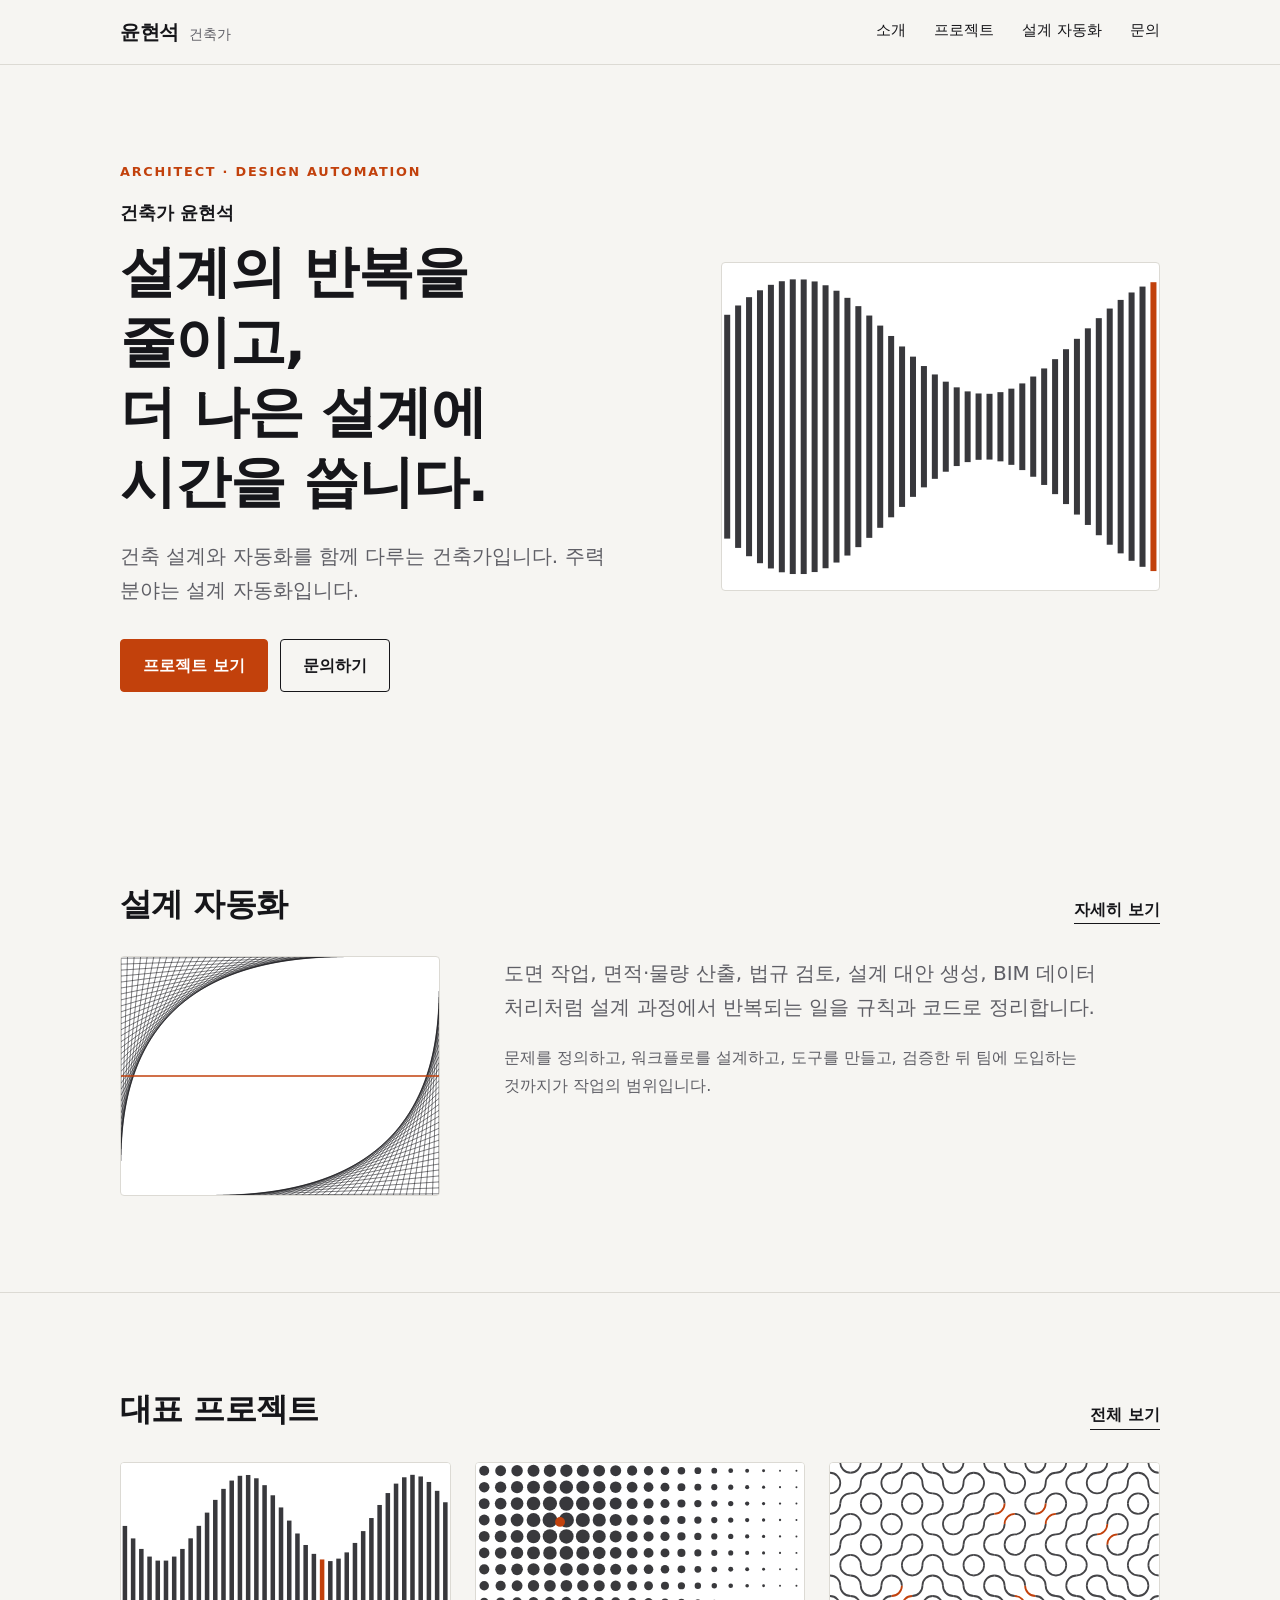
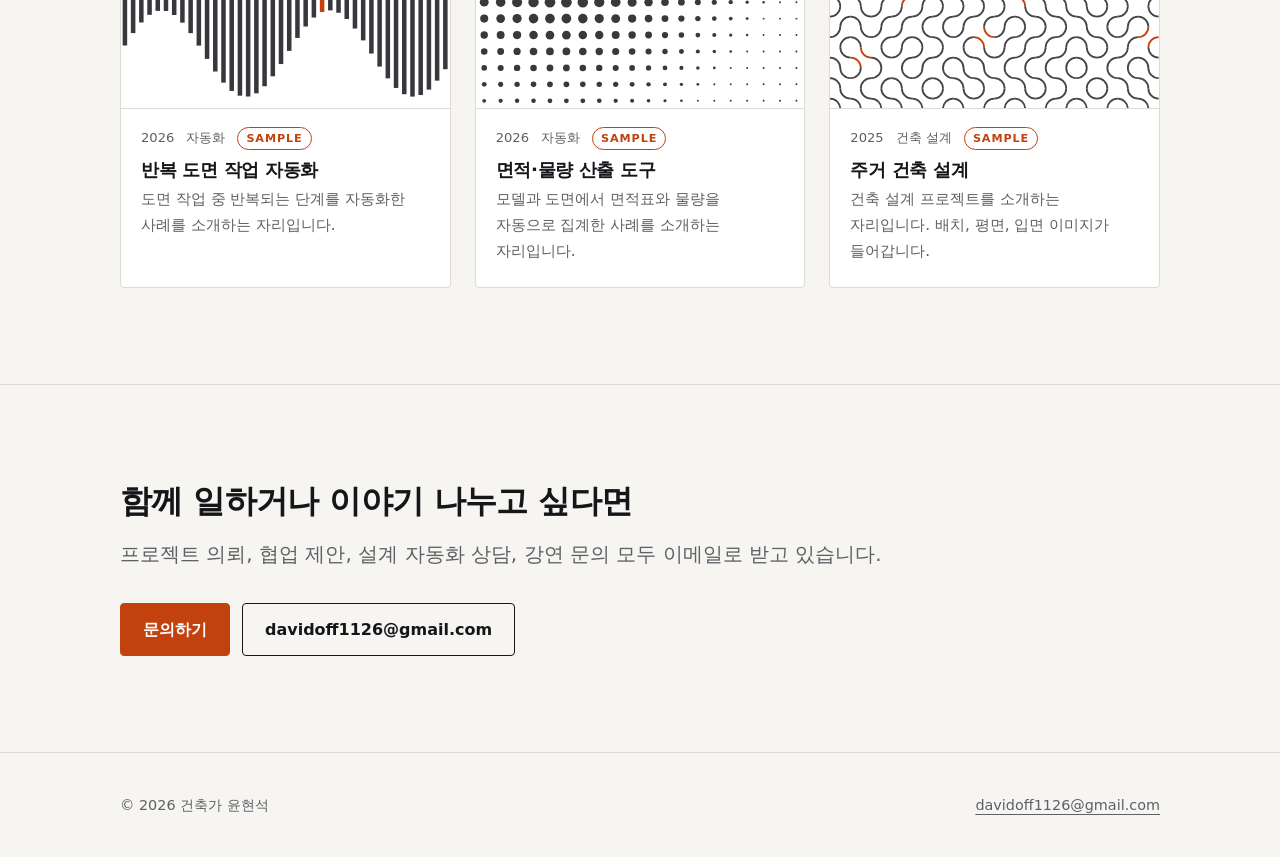
<file: demo/index.html>
<!DOCTYPE html>
<html lang="ko">
<head>
<meta charset="UTF-8">
<meta name="viewport" content="width=device-width, initial-scale=1">
<title>건축가 윤현석 · 설계 자동화</title>
<meta name="description" content="건축 설계와 자동화를 함께 다루는 건축가 윤현석의 포트폴리오. 설계 자동화로 설계의 반복을 줄이고, 더 나은 설계에 시간을 씁니다.">
<meta property="og:type" content="website">
<meta property="og:locale" content="ko_KR">
<meta property="og:title" content="건축가 윤현석 · 설계 자동화">
<meta property="og:description" content="설계 자동화로 설계의 반복을 줄이고, 더 나은 설계에 시간을 씁니다.">
<link rel="icon" href="data:image/svg+xml,%3Csvg xmlns='http://www.w3.org/2000/svg' viewBox='0 0 32 32'%3E%3Crect width='32' height='32' fill='%23c2410c'/%3E%3Cpath d='M16 6 27 26H5z' fill='none' stroke='%23fff' stroke-width='3'/%3E%3C/svg%3E">
<link rel="stylesheet" href="css/style.css">
<script>document.documentElement.classList.add('js');</script>
<script type="application/ld+json">
{"@context":"https://schema.org","@type":"Person","name":"윤현석","jobTitle":"건축가","email":"mailto:davidoff1126@gmail.com","knowsAbout":["설계 자동화","건축 설계"]}
</script>
</head>
<body data-page="home">
<a class="skip-link" href="#main">본문 바로가기</a>

<header class="site-header">
  <div class="container header-inner">
    <a class="brand" href="index.html" aria-label="윤현석 건축가 홈">
      <span class="brand-name">윤현석</span><span class="brand-role">건축가</span>
    </a>
    <button class="nav-toggle" type="button" aria-expanded="false" aria-controls="site-nav">
      <span class="sr-only">메뉴</span><span class="bars" aria-hidden="true"></span>
    </button>
    <nav id="site-nav" class="nav" aria-label="주 메뉴">
      <a href="about.html">소개</a>
      <a href="work.html">프로젝트</a>
      <a href="expertise.html">설계 자동화</a>
      <a href="contact.html">문의</a>
    </nav>
  </div>
</header>

<main id="main">
  <section class="hero">
    <div class="container hero-grid">
      <div>
        <p class="eyebrow">Architect · Design Automation</p>
        <p class="hero-name">건축가 윤현석</p>
        <h1>설계의 반복을 줄이고,<br>더 나은 설계에<br>시간을 씁니다.</h1>
        <p class="lede">건축 설계와 자동화를 함께 다루는 건축가입니다. 주력 분야는 설계 자동화입니다.</p>
        <div class="actions">
          <a class="btn btn--primary" href="work.html">프로젝트 보기</a>
          <a class="btn" href="contact.html">문의하기</a>
        </div>
      </div>
      <div class="art" data-seed="7" data-kind="louver" role="img" aria-label="파라메트릭 루버 패턴 이미지"></div>
    </div>
  </section>

  <section class="section">
    <div class="container">
      <div class="section-head">
        <h2>설계 자동화</h2>
        <a class="link-more" href="expertise.html">자세히 보기</a>
      </div>
      <div class="split">
        <div class="art" data-seed="19" data-kind="strings" role="img" aria-label="스트링 아트 패턴 이미지"></div>
        <div class="prose">
          <p class="lede">도면 작업, 면적·물량 산출, 법규 검토, 설계 대안 생성, BIM 데이터 처리처럼 설계 과정에서 반복되는 일을 규칙과 코드로 정리합니다.</p>
          <p class="muted">문제를 정의하고, 워크플로를 설계하고, 도구를 만들고, 검증한 뒤 팀에 도입하는 것까지가 작업의 범위입니다.</p>
        </div>
      </div>
    </div>
  </section>

  <section class="section">
    <div class="container">
      <div class="section-head">
        <h2>대표 프로젝트</h2>
        <a class="link-more" href="work.html">전체 보기</a>
      </div>
      <ul class="cards" id="featured">
        <li class="empty"><noscript>프로젝트를 보려면 JavaScript가 필요합니다. </noscript><a href="work.html">프로젝트 목록으로 이동</a></li>
      </ul>
    </div>
  </section>

  <section class="section">
    <div class="container">
      <h2>함께 일하거나 이야기 나누고 싶다면</h2>
      <p class="lede">프로젝트 의뢰, 협업 제안, 설계 자동화 상담, 강연 문의 모두 이메일로 받고 있습니다.</p>
      <div class="actions">
        <a class="btn btn--primary" href="contact.html">문의하기</a>
        <a class="btn" href="mailto:davidoff1126@gmail.com">davidoff1126@gmail.com</a>
      </div>
    </div>
  </section>
</main>

<footer class="site-footer">
  <div class="container footer-inner">
    <span>© <span id="year">2026</span> 건축가 윤현석</span>
    <a href="mailto:davidoff1126@gmail.com">davidoff1126@gmail.com</a>
  </div>
</footer>

<script src="js/data.js"></script>
<script src="js/art.js"></script>
<script src="js/main.js"></script>
</body>
</html>
</file>
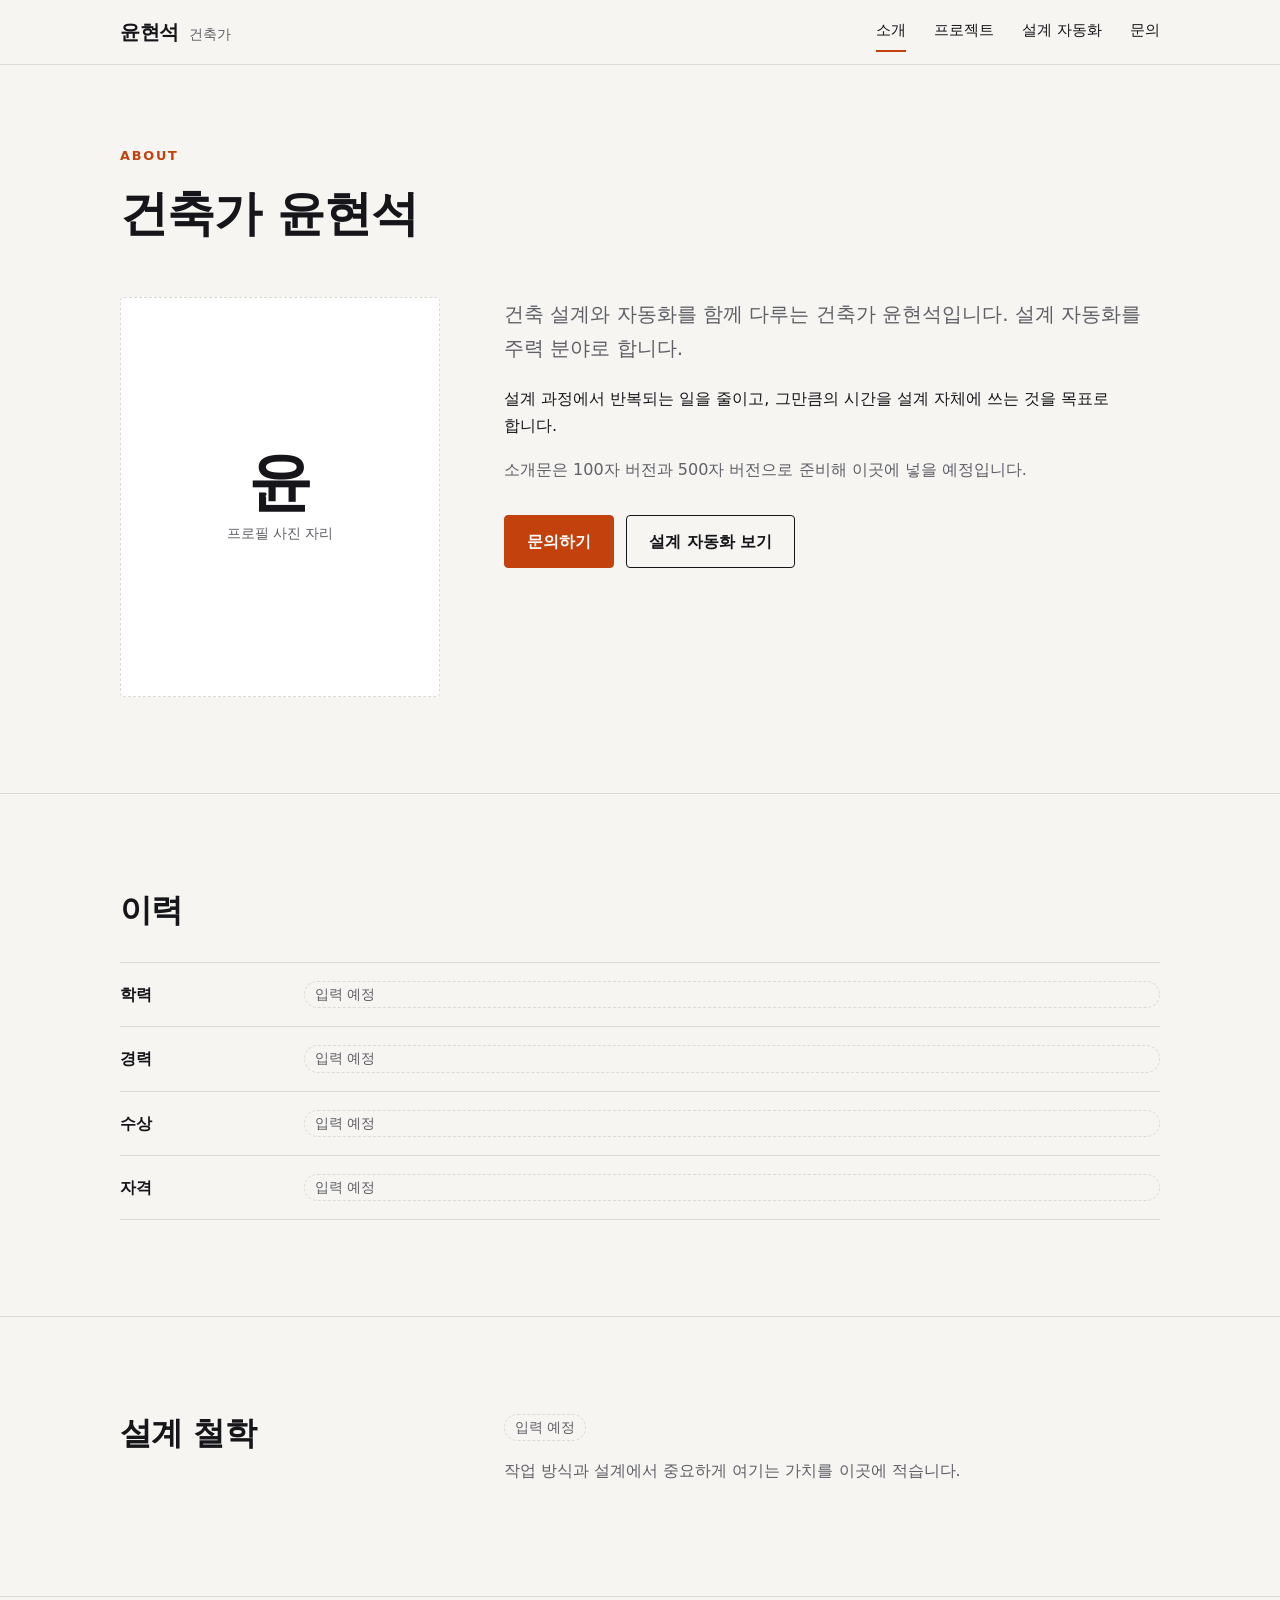
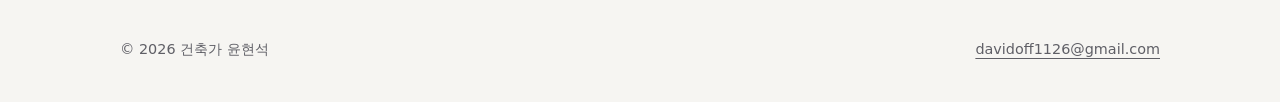
<file: demo/about.html>
<!DOCTYPE html>
<html lang="ko">
<head>
<meta charset="UTF-8">
<meta name="viewport" content="width=device-width, initial-scale=1">
<title>소개 · 건축가 윤현석</title>
<meta name="description" content="건축가 윤현석을 소개합니다. 건축 설계와 자동화를 함께 다루며 설계 자동화를 주력 분야로 합니다.">
<meta property="og:type" content="profile">
<meta property="og:locale" content="ko_KR">
<meta property="og:title" content="소개 · 건축가 윤현석">
<meta property="og:description" content="건축 설계와 자동화를 함께 다루는 건축가 윤현석">
<link rel="icon" href="data:image/svg+xml,%3Csvg xmlns='http://www.w3.org/2000/svg' viewBox='0 0 32 32'%3E%3Crect width='32' height='32' fill='%23c2410c'/%3E%3Cpath d='M16 6 27 26H5z' fill='none' stroke='%23fff' stroke-width='3'/%3E%3C/svg%3E">
<link rel="stylesheet" href="css/style.css">
<script>document.documentElement.classList.add('js');</script>
</head>
<body data-page="about">
<a class="skip-link" href="#main">본문 바로가기</a>

<header class="site-header">
  <div class="container header-inner">
    <a class="brand" href="index.html" aria-label="윤현석 건축가 홈">
      <span class="brand-name">윤현석</span><span class="brand-role">건축가</span>
    </a>
    <button class="nav-toggle" type="button" aria-expanded="false" aria-controls="site-nav">
      <span class="sr-only">메뉴</span><span class="bars" aria-hidden="true"></span>
    </button>
    <nav id="site-nav" class="nav" aria-label="주 메뉴">
      <a href="about.html" aria-current="page">소개</a>
      <a href="work.html">프로젝트</a>
      <a href="expertise.html">설계 자동화</a>
      <a href="contact.html">문의</a>
    </nav>
  </div>
</header>

<main id="main">
  <div class="container page-head">
    <p class="eyebrow">About</p>
    <h1>건축가 윤현석</h1>
  </div>

  <section class="section" style="border-top:0;padding-top:0">
    <div class="container split">
      <div class="portrait" role="img" aria-label="프로필 사진 자리">
        <strong>윤</strong>
        <span>프로필 사진 자리</span>
      </div>
      <div class="prose">
        <p class="lede">건축 설계와 자동화를 함께 다루는 건축가 윤현석입니다. 설계 자동화를 주력 분야로 합니다.</p>
        <p>설계 과정에서 반복되는 일을 줄이고, 그만큼의 시간을 설계 자체에 쓰는 것을 목표로 합니다.</p>
        <p class="muted">소개문은 100자 버전과 500자 버전으로 준비해 이곳에 넣을 예정입니다.</p>
        <div class="actions">
          <a class="btn btn--primary" href="contact.html">문의하기</a>
          <a class="btn" href="expertise.html">설계 자동화 보기</a>
        </div>
      </div>
    </div>
  </section>

  <section class="section">
    <div class="container">
      <div class="section-head"><h2>이력</h2></div>
      <ul class="timeline">
        <li><span class="label">학력</span><span class="todo">입력 예정</span></li>
        <li><span class="label">경력</span><span class="todo">입력 예정</span></li>
        <li><span class="label">수상</span><span class="todo">입력 예정</span></li>
        <li><span class="label">자격</span><span class="todo">입력 예정</span></li>
      </ul>
    </div>
  </section>

  <section class="section">
    <div class="container split">
      <h2>설계 철학</h2>
      <div class="prose">
        <p class="muted"><span class="todo">입력 예정</span></p>
        <p class="muted">작업 방식과 설계에서 중요하게 여기는 가치를 이곳에 적습니다.</p>
      </div>
    </div>
  </section>
</main>

<footer class="site-footer">
  <div class="container footer-inner">
    <span>© <span id="year">2026</span> 건축가 윤현석</span>
    <a href="mailto:davidoff1126@gmail.com">davidoff1126@gmail.com</a>
  </div>
</footer>

<script src="js/data.js"></script>
<script src="js/art.js"></script>
<script src="js/main.js"></script>
</body>
</html>
</file>
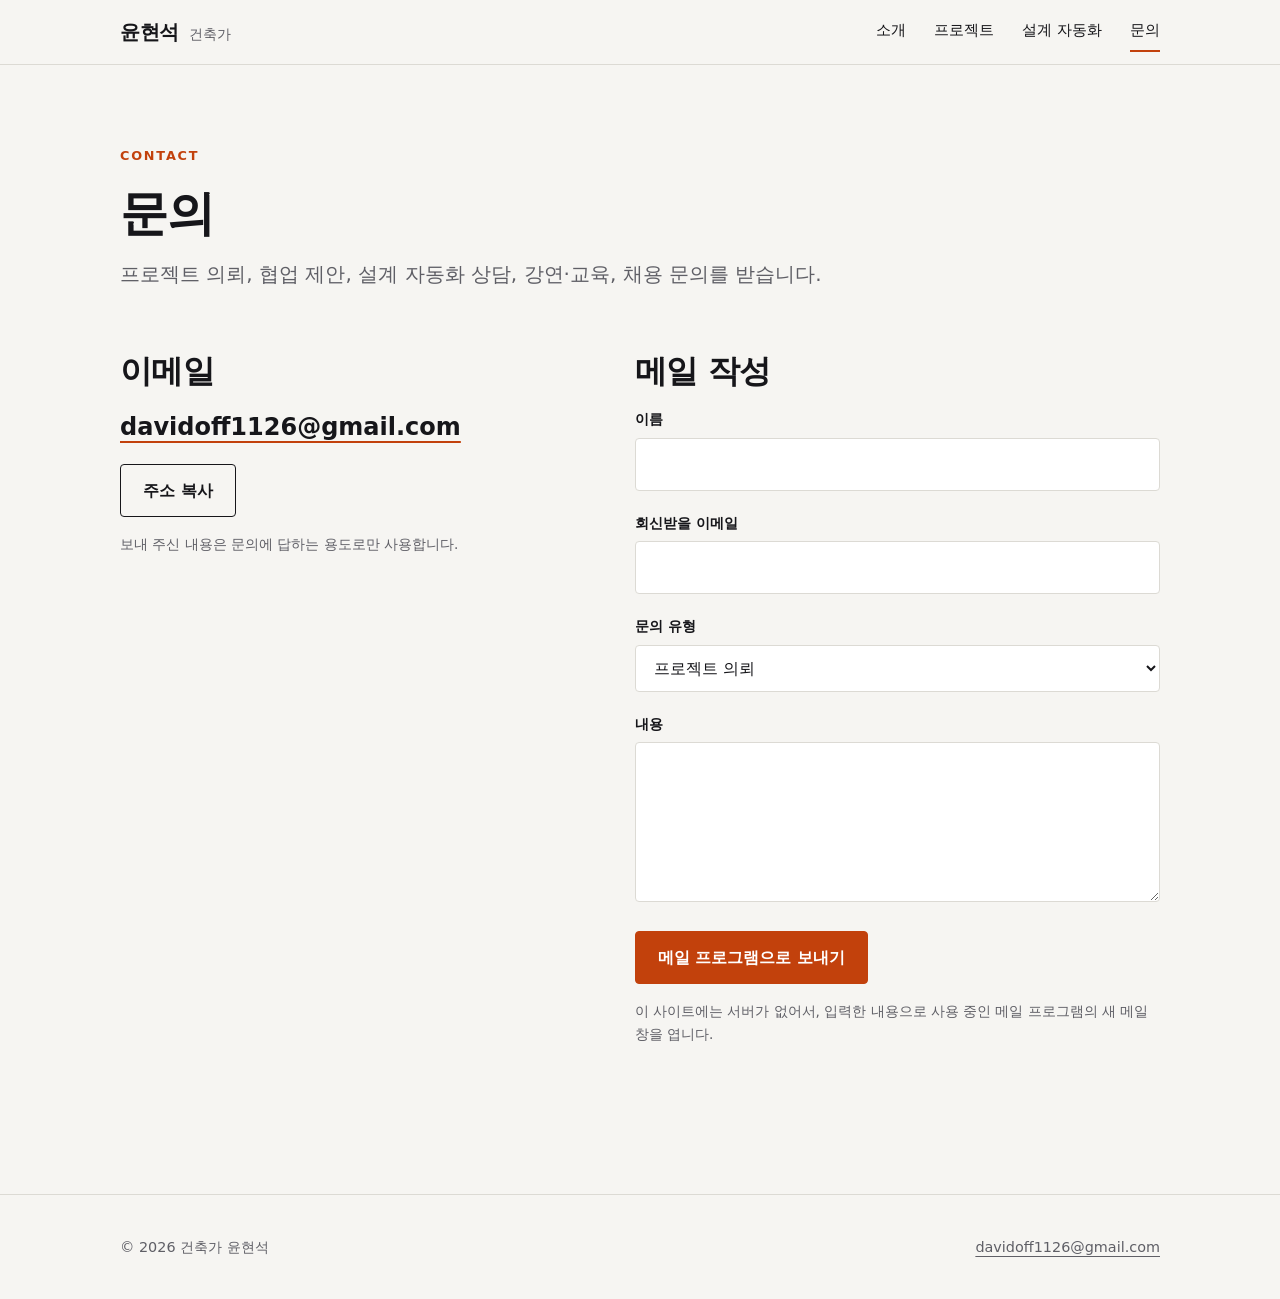
<file: demo/contact.html>
<!DOCTYPE html>
<html lang="ko">
<head>
<meta charset="UTF-8">
<meta name="viewport" content="width=device-width, initial-scale=1">
<title>문의 · 건축가 윤현석</title>
<meta name="description" content="건축가 윤현석에게 프로젝트 의뢰, 협업, 설계 자동화 상담, 강연을 문의하세요. davidoff1126@gmail.com">
<meta property="og:type" content="website">
<meta property="og:locale" content="ko_KR">
<meta property="og:title" content="문의 · 건축가 윤현석">
<meta property="og:description" content="프로젝트 의뢰, 협업, 설계 자동화 상담, 강연 문의">
<link rel="icon" href="data:image/svg+xml,%3Csvg xmlns='http://www.w3.org/2000/svg' viewBox='0 0 32 32'%3E%3Crect width='32' height='32' fill='%23c2410c'/%3E%3Cpath d='M16 6 27 26H5z' fill='none' stroke='%23fff' stroke-width='3'/%3E%3C/svg%3E">
<link rel="stylesheet" href="css/style.css">
<script>document.documentElement.classList.add('js');</script>
</head>
<body data-page="contact">
<a class="skip-link" href="#main">본문 바로가기</a>

<header class="site-header">
  <div class="container header-inner">
    <a class="brand" href="index.html" aria-label="윤현석 건축가 홈">
      <span class="brand-name">윤현석</span><span class="brand-role">건축가</span>
    </a>
    <button class="nav-toggle" type="button" aria-expanded="false" aria-controls="site-nav">
      <span class="sr-only">메뉴</span><span class="bars" aria-hidden="true"></span>
    </button>
    <nav id="site-nav" class="nav" aria-label="주 메뉴">
      <a href="about.html">소개</a>
      <a href="work.html">프로젝트</a>
      <a href="expertise.html">설계 자동화</a>
      <a href="contact.html" aria-current="page">문의</a>
    </nav>
  </div>
</header>

<main id="main">
  <div class="container page-head">
    <p class="eyebrow">Contact</p>
    <h1>문의</h1>
    <p class="lede">프로젝트 의뢰, 협업 제안, 설계 자동화 상담, 강연·교육, 채용 문의를 받습니다.</p>
  </div>

  <section class="section" style="border-top:0;padding-top:0">
    <div class="container contact-grid">
      <div>
        <h2>이메일</h2>
        <a class="email-big" href="mailto:davidoff1126@gmail.com">davidoff1126@gmail.com</a>
        <button class="btn" type="button" id="copy-email">주소 복사</button>
        <p class="form-note">보내 주신 내용은 문의에 답하는 용도로만 사용합니다.</p>
      </div>

      <form id="contact-form">
        <h2>메일 작성</h2>
        <div class="field">
          <label for="f-name">이름</label>
          <input id="f-name" name="name" type="text" autocomplete="name" required>
        </div>
        <div class="field">
          <label for="f-email">회신받을 이메일</label>
          <input id="f-email" name="email" type="email" autocomplete="email" required>
        </div>
        <div class="field">
          <label for="f-type">문의 유형</label>
          <select id="f-type" name="type">
            <option>프로젝트 의뢰</option>
            <option>협업 제안</option>
            <option>설계 자동화 상담</option>
            <option>강연·교육</option>
            <option>채용</option>
            <option>기타</option>
          </select>
        </div>
        <div class="field">
          <label for="f-message">내용</label>
          <textarea id="f-message" name="message" required></textarea>
        </div>
        <button class="btn btn--primary" type="submit">메일 프로그램으로 보내기</button>
        <p class="form-note">이 사이트에는 서버가 없어서, 입력한 내용으로 사용 중인 메일 프로그램의 새 메일 창을 엽니다.</p>
        <p class="status" id="form-status" role="status"></p>
      </form>
    </div>
  </section>
</main>

<footer class="site-footer">
  <div class="container footer-inner">
    <span>© <span id="year">2026</span> 건축가 윤현석</span>
    <a href="mailto:davidoff1126@gmail.com">davidoff1126@gmail.com</a>
  </div>
</footer>

<script src="js/data.js"></script>
<script src="js/art.js"></script>
<script src="js/main.js"></script>
</body>
</html>
</file>
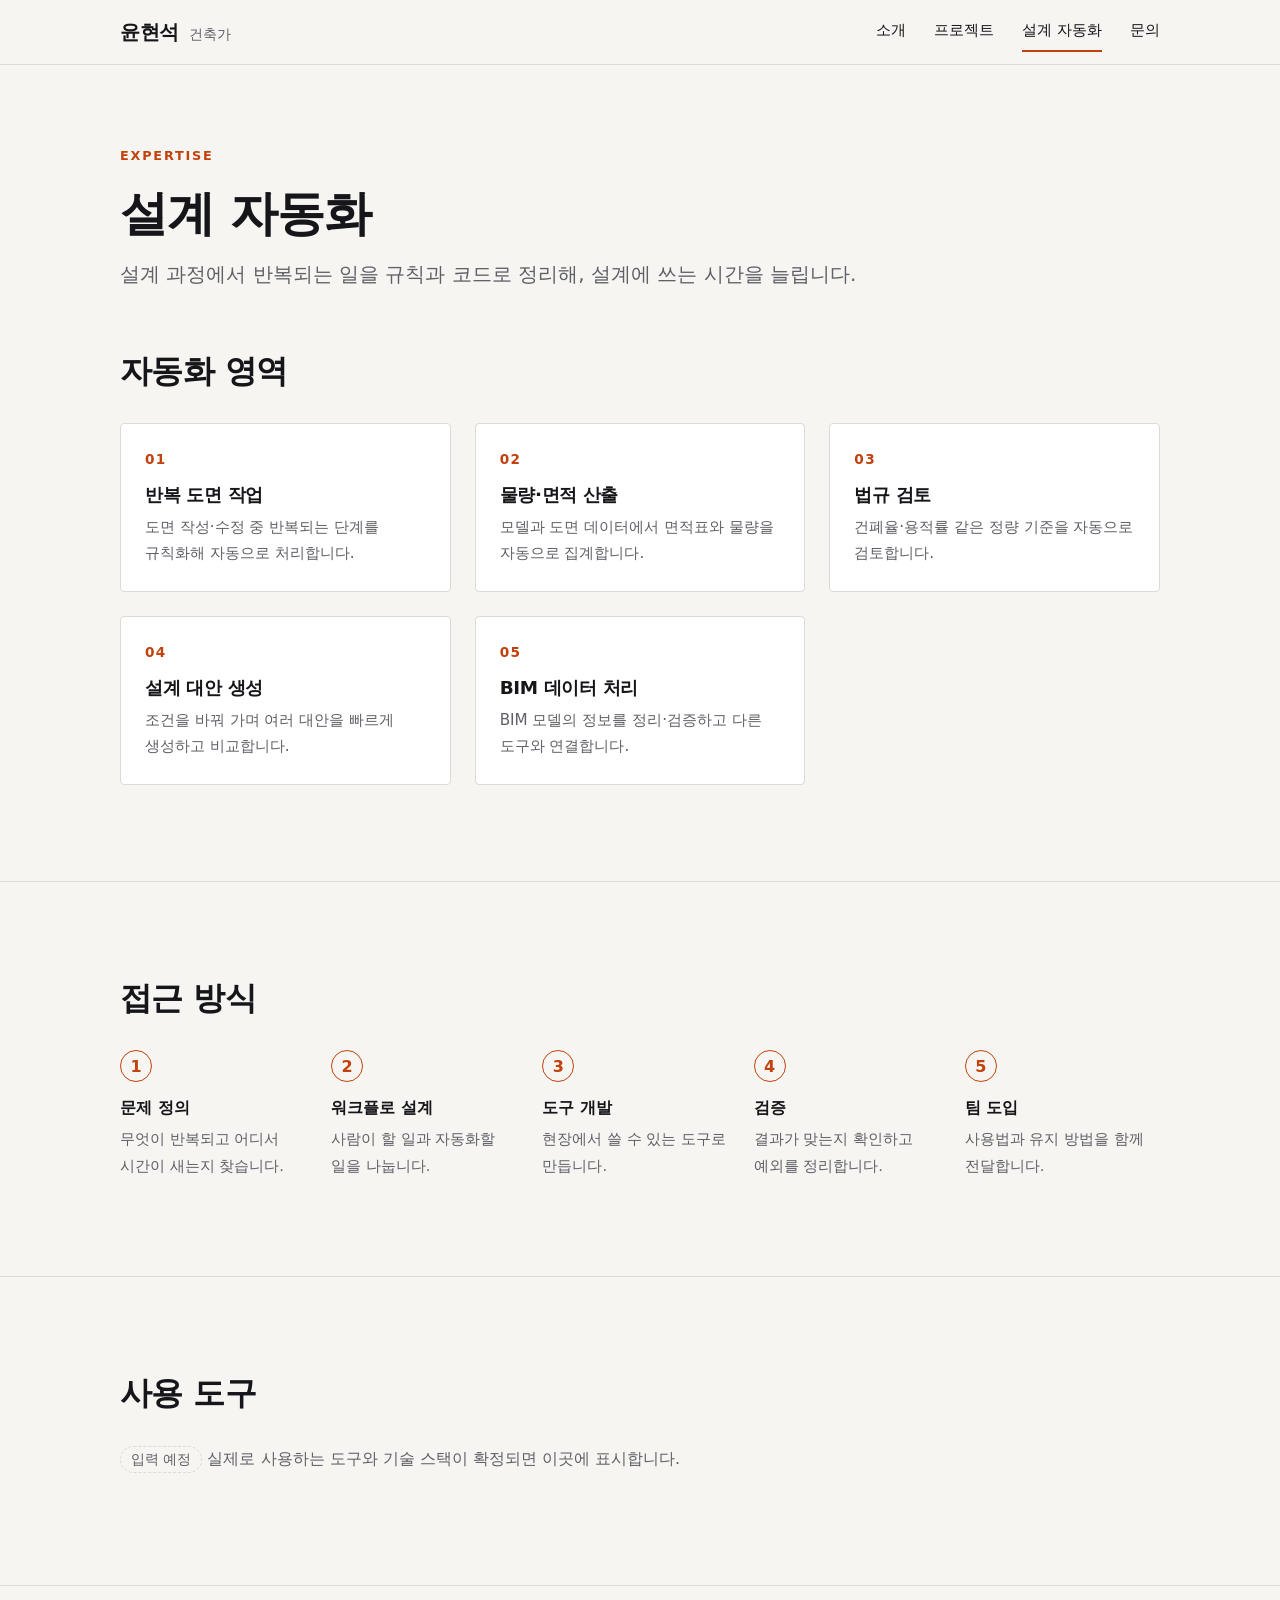
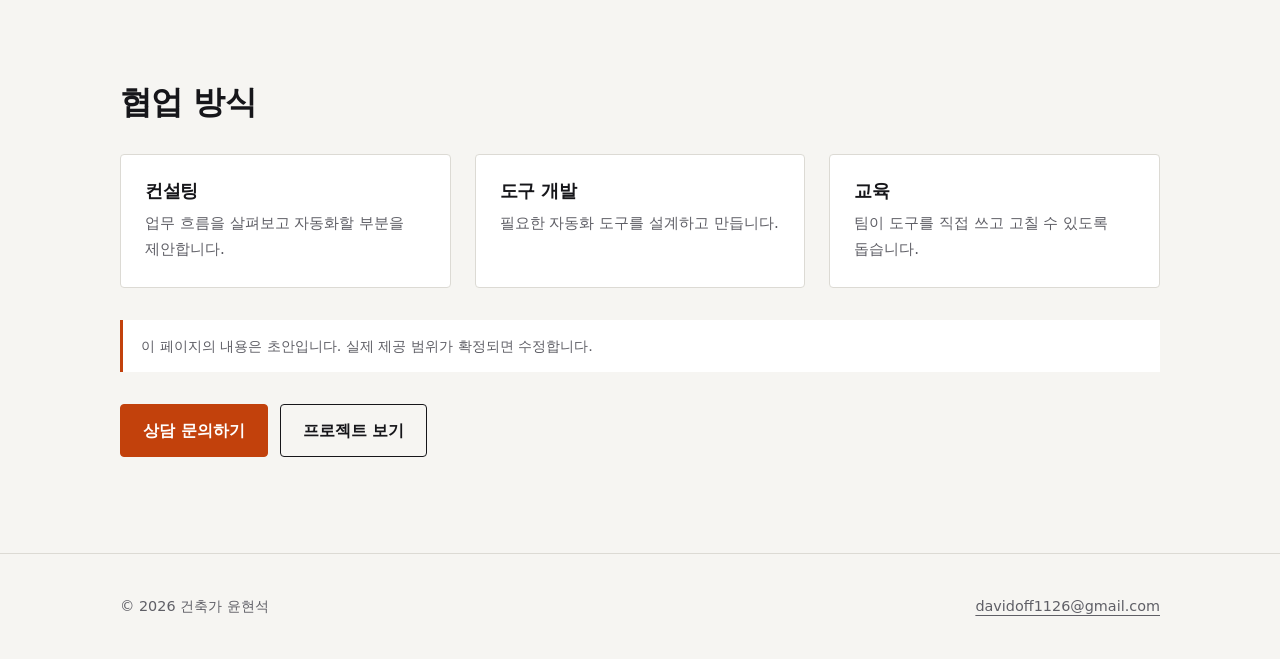
<file: demo/expertise.html>
<!DOCTYPE html>
<html lang="ko">
<head>
<meta charset="UTF-8">
<meta name="viewport" content="width=device-width, initial-scale=1">
<title>설계 자동화 · 건축가 윤현석</title>
<meta name="description" content="도면 작업, 면적·물량 산출, 법규 검토, 설계 대안 생성, BIM 데이터 처리 등 설계 자동화 영역과 작업 방식을 소개합니다.">
<meta property="og:type" content="website">
<meta property="og:locale" content="ko_KR">
<meta property="og:title" content="설계 자동화 · 건축가 윤현석">
<meta property="og:description" content="설계의 반복을 줄이는 설계 자동화 영역과 작업 방식">
<link rel="icon" href="data:image/svg+xml,%3Csvg xmlns='http://www.w3.org/2000/svg' viewBox='0 0 32 32'%3E%3Crect width='32' height='32' fill='%23c2410c'/%3E%3Cpath d='M16 6 27 26H5z' fill='none' stroke='%23fff' stroke-width='3'/%3E%3C/svg%3E">
<link rel="stylesheet" href="css/style.css">
<script>document.documentElement.classList.add('js');</script>
</head>
<body data-page="expertise">
<a class="skip-link" href="#main">본문 바로가기</a>

<header class="site-header">
  <div class="container header-inner">
    <a class="brand" href="index.html" aria-label="윤현석 건축가 홈">
      <span class="brand-name">윤현석</span><span class="brand-role">건축가</span>
    </a>
    <button class="nav-toggle" type="button" aria-expanded="false" aria-controls="site-nav">
      <span class="sr-only">메뉴</span><span class="bars" aria-hidden="true"></span>
    </button>
    <nav id="site-nav" class="nav" aria-label="주 메뉴">
      <a href="about.html">소개</a>
      <a href="work.html">프로젝트</a>
      <a href="expertise.html" aria-current="page">설계 자동화</a>
      <a href="contact.html">문의</a>
    </nav>
  </div>
</header>

<main id="main">
  <div class="container page-head">
    <p class="eyebrow">Expertise</p>
    <h1>설계 자동화</h1>
    <p class="lede">설계 과정에서 반복되는 일을 규칙과 코드로 정리해, 설계에 쓰는 시간을 늘립니다.</p>
  </div>

  <section class="section" style="border-top:0;padding-top:0">
    <div class="container">
      <div class="section-head"><h2>자동화 영역</h2></div>
      <ul class="grid-2">
        <li class="tile"><span class="num">01</span><h3>반복 도면 작업</h3><p>도면 작성·수정 중 반복되는 단계를 규칙화해 자동으로 처리합니다.</p></li>
        <li class="tile"><span class="num">02</span><h3>물량·면적 산출</h3><p>모델과 도면 데이터에서 면적표와 물량을 자동으로 집계합니다.</p></li>
        <li class="tile"><span class="num">03</span><h3>법규 검토</h3><p>건폐율·용적률 같은 정량 기준을 자동으로 검토합니다.</p></li>
        <li class="tile"><span class="num">04</span><h3>설계 대안 생성</h3><p>조건을 바꿔 가며 여러 대안을 빠르게 생성하고 비교합니다.</p></li>
        <li class="tile"><span class="num">05</span><h3>BIM 데이터 처리</h3><p>BIM 모델의 정보를 정리·검증하고 다른 도구와 연결합니다.</p></li>
      </ul>
    </div>
  </section>

  <section class="section">
    <div class="container">
      <div class="section-head"><h2>접근 방식</h2></div>
      <ol class="steps">
        <li><strong>문제 정의</strong><span>무엇이 반복되고 어디서 시간이 새는지 찾습니다.</span></li>
        <li><strong>워크플로 설계</strong><span>사람이 할 일과 자동화할 일을 나눕니다.</span></li>
        <li><strong>도구 개발</strong><span>현장에서 쓸 수 있는 도구로 만듭니다.</span></li>
        <li><strong>검증</strong><span>결과가 맞는지 확인하고 예외를 정리합니다.</span></li>
        <li><strong>팀 도입</strong><span>사용법과 유지 방법을 함께 전달합니다.</span></li>
      </ol>
    </div>
  </section>

  <section class="section">
    <div class="container">
      <div class="section-head"><h2>사용 도구</h2></div>
      <p class="muted"><span class="todo">입력 예정</span> 실제로 사용하는 도구와 기술 스택이 확정되면 이곳에 표시합니다.</p>
    </div>
  </section>

  <section class="section">
    <div class="container">
      <div class="section-head"><h2>협업 방식</h2></div>
      <ul class="grid-2">
        <li class="tile"><h3>컨설팅</h3><p>업무 흐름을 살펴보고 자동화할 부분을 제안합니다.</p></li>
        <li class="tile"><h3>도구 개발</h3><p>필요한 자동화 도구를 설계하고 만듭니다.</p></li>
        <li class="tile"><h3>교육</h3><p>팀이 도구를 직접 쓰고 고칠 수 있도록 돕습니다.</p></li>
      </ul>
      <p class="note">이 페이지의 내용은 초안입니다. 실제 제공 범위가 확정되면 수정합니다.</p>
      <div class="actions">
        <a class="btn btn--primary" href="contact.html">상담 문의하기</a>
        <a class="btn" href="work.html">프로젝트 보기</a>
      </div>
    </div>
  </section>
</main>

<footer class="site-footer">
  <div class="container footer-inner">
    <span>© <span id="year">2026</span> 건축가 윤현석</span>
    <a href="mailto:davidoff1126@gmail.com">davidoff1126@gmail.com</a>
  </div>
</footer>

<script src="js/data.js"></script>
<script src="js/art.js"></script>
<script src="js/main.js"></script>
</body>
</html>
</file>
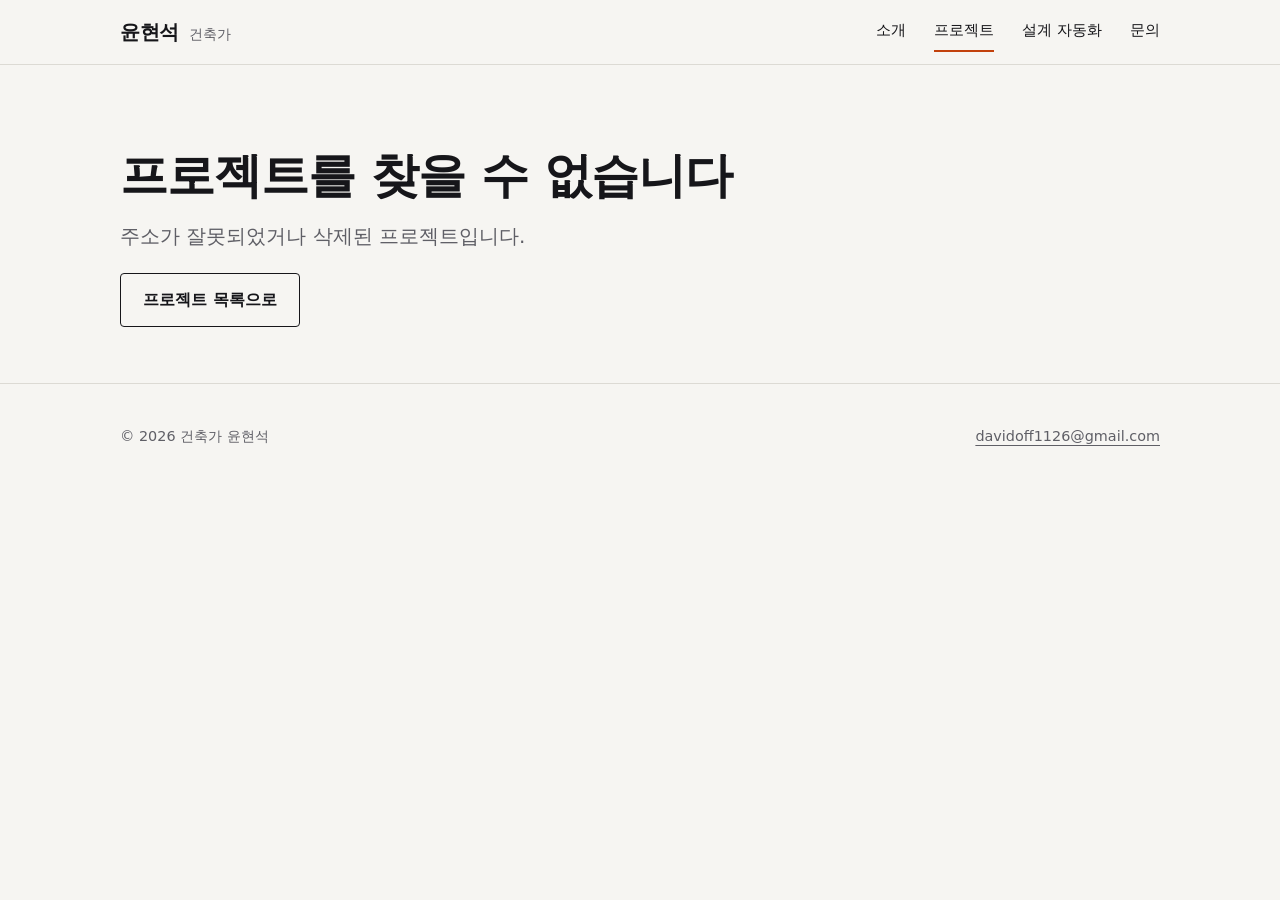
<file: demo/project.html>
<!DOCTYPE html>
<html lang="ko">
<head>
<meta charset="UTF-8">
<meta name="viewport" content="width=device-width, initial-scale=1">
<title>프로젝트 · 건축가 윤현석</title>
<meta name="description" content="건축가 윤현석의 프로젝트 상세.">
<meta property="og:type" content="article">
<meta property="og:locale" content="ko_KR">
<meta property="og:title" content="프로젝트 · 건축가 윤현석">
<link rel="icon" href="data:image/svg+xml,%3Csvg xmlns='http://www.w3.org/2000/svg' viewBox='0 0 32 32'%3E%3Crect width='32' height='32' fill='%23c2410c'/%3E%3Cpath d='M16 6 27 26H5z' fill='none' stroke='%23fff' stroke-width='3'/%3E%3C/svg%3E">
<link rel="stylesheet" href="css/style.css">
<script>document.documentElement.classList.add('js');</script>
</head>
<body data-page="project">
<a class="skip-link" href="#main">본문 바로가기</a>

<header class="site-header">
  <div class="container header-inner">
    <a class="brand" href="index.html" aria-label="윤현석 건축가 홈">
      <span class="brand-name">윤현석</span><span class="brand-role">건축가</span>
    </a>
    <button class="nav-toggle" type="button" aria-expanded="false" aria-controls="site-nav">
      <span class="sr-only">메뉴</span><span class="bars" aria-hidden="true"></span>
    </button>
    <nav id="site-nav" class="nav" aria-label="주 메뉴">
      <a href="about.html">소개</a>
      <a href="work.html" aria-current="page">프로젝트</a>
      <a href="expertise.html">설계 자동화</a>
      <a href="contact.html">문의</a>
    </nav>
  </div>
</header>

<main id="main">
  <div class="container" id="project-root">
    <div class="page-head">
      <p><a class="link-more" href="work.html">← 프로젝트 목록</a></p>
      <noscript><p>프로젝트를 보려면 JavaScript가 필요합니다.</p></noscript>
    </div>
  </div>
</main>

<footer class="site-footer">
  <div class="container footer-inner">
    <span>© <span id="year">2026</span> 건축가 윤현석</span>
    <a href="mailto:davidoff1126@gmail.com">davidoff1126@gmail.com</a>
  </div>
</footer>

<script src="js/data.js"></script>
<script src="js/art.js"></script>
<script src="js/main.js"></script>
</body>
</html>
</file>
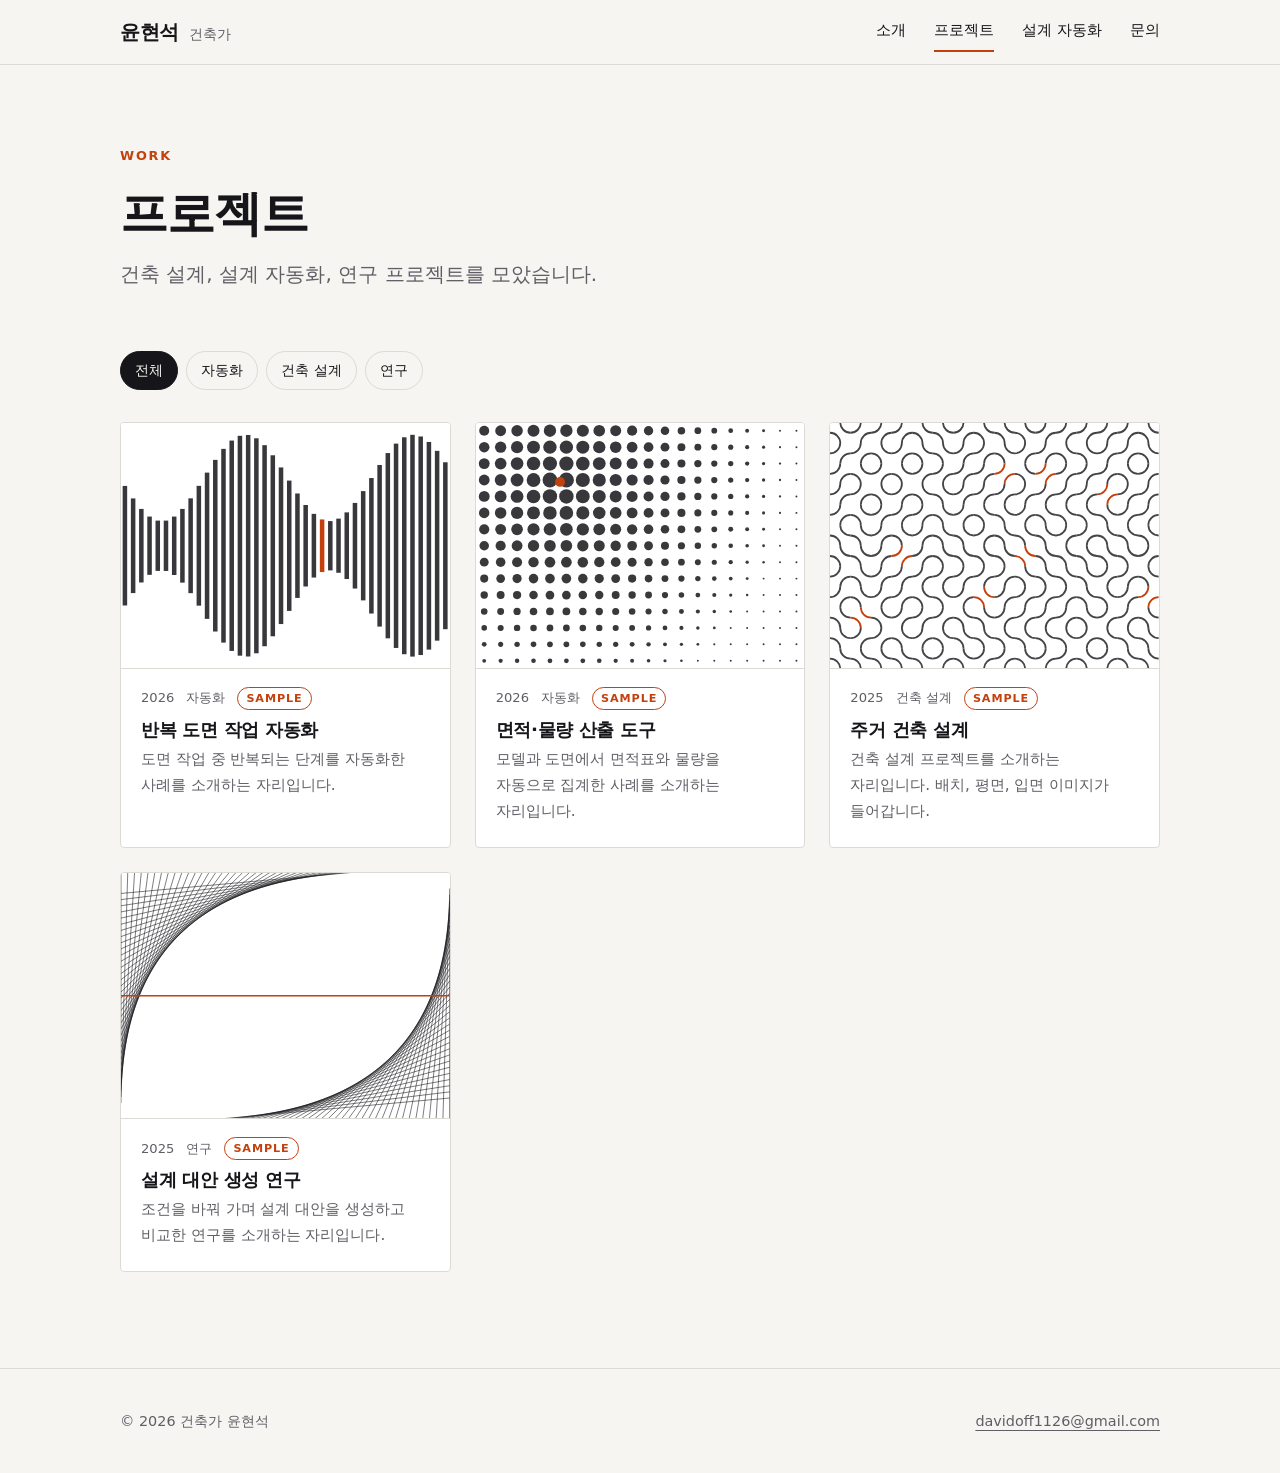
<file: demo/work.html>
<!DOCTYPE html>
<html lang="ko">
<head>
<meta charset="UTF-8">
<meta name="viewport" content="width=device-width, initial-scale=1">
<title>프로젝트 · 건축가 윤현석</title>
<meta name="description" content="건축가 윤현석의 건축 설계, 설계 자동화, 연구 프로젝트 목록.">
<meta property="og:type" content="website">
<meta property="og:locale" content="ko_KR">
<meta property="og:title" content="프로젝트 · 건축가 윤현석">
<meta property="og:description" content="건축 설계, 설계 자동화, 연구 프로젝트">
<link rel="icon" href="data:image/svg+xml,%3Csvg xmlns='http://www.w3.org/2000/svg' viewBox='0 0 32 32'%3E%3Crect width='32' height='32' fill='%23c2410c'/%3E%3Cpath d='M16 6 27 26H5z' fill='none' stroke='%23fff' stroke-width='3'/%3E%3C/svg%3E">
<link rel="stylesheet" href="css/style.css">
<script>document.documentElement.classList.add('js');</script>
</head>
<body data-page="work">
<a class="skip-link" href="#main">본문 바로가기</a>

<header class="site-header">
  <div class="container header-inner">
    <a class="brand" href="index.html" aria-label="윤현석 건축가 홈">
      <span class="brand-name">윤현석</span><span class="brand-role">건축가</span>
    </a>
    <button class="nav-toggle" type="button" aria-expanded="false" aria-controls="site-nav">
      <span class="sr-only">메뉴</span><span class="bars" aria-hidden="true"></span>
    </button>
    <nav id="site-nav" class="nav" aria-label="주 메뉴">
      <a href="about.html">소개</a>
      <a href="work.html" aria-current="page">프로젝트</a>
      <a href="expertise.html">설계 자동화</a>
      <a href="contact.html">문의</a>
    </nav>
  </div>
</header>

<main id="main">
  <div class="container page-head">
    <p class="eyebrow">Work</p>
    <h1>프로젝트</h1>
    <p class="lede">건축 설계, 설계 자동화, 연구 프로젝트를 모았습니다.</p>
  </div>

  <section class="section" style="border-top:0;padding-top:0">
    <div class="container">
      <div class="filters" id="filters" role="group" aria-label="유형 필터"></div>
      <p class="sr-only" id="work-count" aria-live="polite"></p>
      <ul class="cards" id="work-list">
        <li class="empty"><noscript>프로젝트를 보려면 JavaScript가 필요합니다.</noscript></li>
      </ul>
    </div>
  </section>
</main>

<footer class="site-footer">
  <div class="container footer-inner">
    <span>© <span id="year">2026</span> 건축가 윤현석</span>
    <a href="mailto:davidoff1126@gmail.com">davidoff1126@gmail.com</a>
  </div>
</footer>

<script src="js/data.js"></script>
<script src="js/art.js"></script>
<script src="js/main.js"></script>
</body>
</html>
</file>
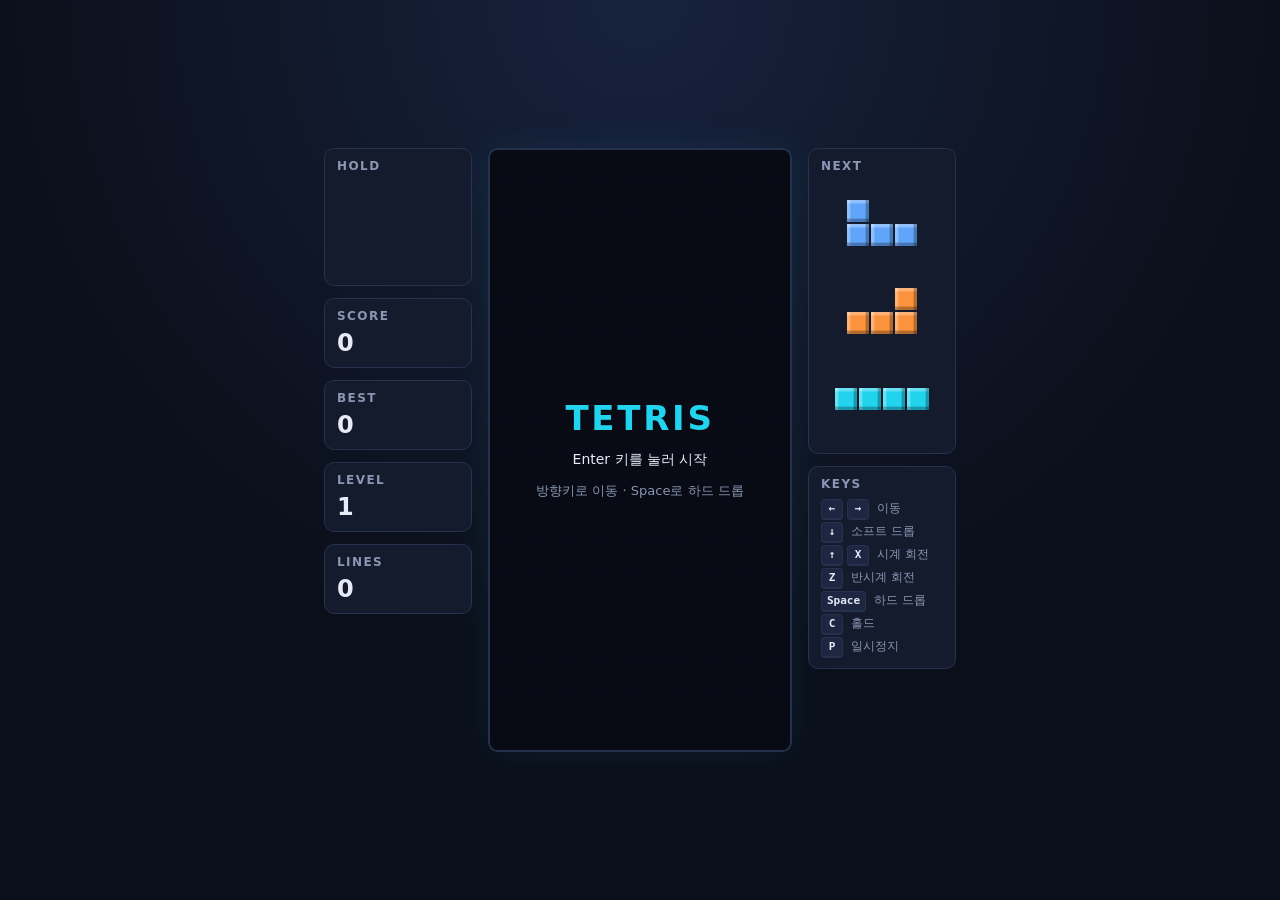
<file: game01/tetris.html>
<!DOCTYPE html>
<html lang="ko">
<head>
<meta charset="UTF-8">
<meta name="viewport" content="width=device-width, initial-scale=1.0">
<title>테트리스</title>
<style>
  :root {
    --bg: #0b0f1a;
    --panel: #141b2d;
    --line: #26314d;
    --text: #e6ebf7;
    --muted: #8a96b4;
    --accent: #22d3ee;
  }
  * { box-sizing: border-box; }
  body {
    margin: 0;
    min-height: 100vh;
    padding: 16px;
    display: grid;
    place-items: center;
    background: radial-gradient(circle at 50% 0%, #17223d 0%, var(--bg) 60%);
    color: var(--text);
    font-family: system-ui, "Malgun Gothic", "Apple SD Gothic Neo", sans-serif;
    user-select: none;
  }
  .game {
    display: flex;
    flex-wrap: wrap;
    justify-content: center;
    align-items: flex-start;
    gap: 16px;
  }
  .panel {
    width: 148px;
    display: flex;
    flex-direction: column;
    gap: 12px;
  }
  .box {
    background: var(--panel);
    border: 1px solid var(--line);
    border-radius: 10px;
    padding: 10px 12px;
  }
  .box h2 {
    margin: 0 0 6px;
    font-size: 12px;
    font-weight: 600;
    letter-spacing: 0.12em;
    color: var(--muted);
  }
  .box canvas { display: block; margin: 0 auto; }
  .stat {
    margin: 0;
    font-size: 24px;
    font-weight: 700;
    font-variant-numeric: tabular-nums;
  }
  .controls ul {
    margin: 0;
    padding: 0;
    list-style: none;
    font-size: 12px;
    line-height: 1.9;
    color: var(--muted);
  }
  .controls kbd {
    display: inline-block;
    min-width: 22px;
    padding: 0 5px;
    margin-right: 4px;
    text-align: center;
    font: 600 11px/18px ui-monospace, Consolas, monospace;
    color: var(--text);
    background: #1d2742;
    border: 1px solid var(--line);
    border-bottom-width: 2px;
    border-radius: 4px;
  }
  .board-wrap {
    position: relative;
    border: 2px solid var(--line);
    border-radius: 10px;
    overflow: hidden;
    box-shadow: 0 0 40px rgba(34, 211, 238, 0.08);
  }
  #board { display: block; }
  .overlay {
    position: absolute;
    inset: 0;
    display: flex;
    flex-direction: column;
    align-items: center;
    justify-content: center;
    gap: 10px;
    text-align: center;
    background: rgba(8, 11, 20, 0.78);
    backdrop-filter: blur(2px);
  }
  .overlay[hidden] { display: none; }
  .overlay h1 {
    margin: 0;
    font-size: 34px;
    letter-spacing: 0.08em;
    color: var(--accent);
  }
  .overlay p {
    margin: 0;
    font-size: 14px;
    line-height: 1.6;
    color: var(--text);
  }
  .overlay .hint { color: var(--muted); font-size: 13px; }
</style>
</head>
<body>
<main class="game">
  <section class="panel">
    <div class="box">
      <h2>HOLD</h2>
      <canvas id="hold"></canvas>
    </div>
    <div class="box"><h2>SCORE</h2><p class="stat" id="score">0</p></div>
    <div class="box"><h2>BEST</h2><p class="stat" id="best">0</p></div>
    <div class="box"><h2>LEVEL</h2><p class="stat" id="level">1</p></div>
    <div class="box"><h2>LINES</h2><p class="stat" id="lines">0</p></div>
  </section>

  <div class="board-wrap">
    <canvas id="board"></canvas>
    <div class="overlay" id="overlay">
      <h1 id="overlay-title">TETRIS</h1>
      <p id="overlay-msg">Enter 키를 눌러 시작</p>
      <p class="hint" id="overlay-hint">방향키로 이동 · Space로 하드 드롭</p>
    </div>
  </div>

  <section class="panel">
    <div class="box">
      <h2>NEXT</h2>
      <canvas id="next"></canvas>
    </div>
    <div class="box controls">
      <h2>KEYS</h2>
      <ul>
        <li><kbd>←</kbd><kbd>→</kbd> 이동</li>
        <li><kbd>↓</kbd> 소프트 드롭</li>
        <li><kbd>↑</kbd><kbd>X</kbd> 시계 회전</li>
        <li><kbd>Z</kbd> 반시계 회전</li>
        <li><kbd>Space</kbd> 하드 드롭</li>
        <li><kbd>C</kbd> 홀드</li>
        <li><kbd>P</kbd> 일시정지</li>
      </ul>
    </div>
  </section>
</main>

<script>
(() => {
  'use strict';

  // ---------- 상수 ----------
  const COLS = 10, ROWS = 20, SIZE = 30;
  const BOARD_W = COLS * SIZE, BOARD_H = ROWS * SIZE;
  const DAS = 150;  // 좌우 키를 누르고 자동 반복이 시작되기까지(ms)
  const ARR = 45;   // 자동 반복 간격(ms)
  const SOFT_DROP_INTERVAL = 45;
  const LINE_SCORES = [0, 100, 300, 500, 800];

  const COLORS = {
    I: '#22d3ee', O: '#facc15', T: '#a855f7', S: '#4ade80',
    Z: '#f87171', J: '#60a5fa', L: '#fb923c',
  };
  const SHAPES = {
    I: [[0,0,0,0],[1,1,1,1],[0,0,0,0],[0,0,0,0]],
    O: [[1,1],[1,1]],
    T: [[0,1,0],[1,1,1],[0,0,0]],
    S: [[0,1,1],[1,1,0],[0,0,0]],
    Z: [[1,1,0],[0,1,1],[0,0,0]],
    J: [[1,0,0],[1,1,1],[0,0,0]],
    L: [[0,0,1],[1,1,1],[0,0,0]],
  };
  // 회전이 벽/블록에 막혔을 때 시도할 위치 보정
  const KICKS = [[0,0],[-1,0],[1,0],[0,-1],[-2,0],[2,0],[-1,-1],[1,-1]];

  // ---------- DOM / 캔버스 ----------
  const $ = id => document.getElementById(id);
  function setupCanvas(canvas, w, h) {
    const dpr = window.devicePixelRatio || 1;
    canvas.width = w * dpr;
    canvas.height = h * dpr;
    canvas.style.width = w + 'px';
    canvas.style.height = h + 'px';
    const ctx = canvas.getContext('2d');
    ctx.scale(dpr, dpr);
    return ctx;
  }
  const bctx = setupCanvas($('board'), BOARD_W, BOARD_H);
  const hctx = setupCanvas($('hold'), 120, 96);
  const nctx = setupCanvas($('next'), 120, 264);

  const overlay = $('overlay');
  const ui = { score: $('score'), best: $('best'), level: $('level'), lines: $('lines') };

  // ---------- 상태 ----------
  let board, cur, bag, holdType, canHold;
  let score, lines, level, best;
  let state = 'ready';            // ready | playing | paused | over
  let dropTimer = 0;
  let softDrop = false;
  const held = [];                // 눌려 있는 좌/우 방향(-1, 1), 나중에 누른 것이 마지막
  let dasTimer = 0, dasCharged = false;

  try { best = Number(localStorage.getItem('tetris-best')) || 0; } catch { best = 0; }

  // ---------- 블록 생성 ----------
  function newBag() {
    const types = Object.keys(SHAPES);
    for (let i = types.length - 1; i > 0; i--) {
      const j = Math.floor(Math.random() * (i + 1));
      [types[i], types[j]] = [types[j], types[i]];
    }
    return types;
  }
  function nextFromBag() {
    while (bag.length <= 7) bag.push(...newBag());  // 미리보기용으로 항상 여유 확보
    return bag.shift();
  }
  function spawn(type) {
    const m = SHAPES[type].map(r => r.slice());
    return { type, m, x: Math.floor((COLS - m[0].length) / 2), y: type === 'I' ? -1 : 0 };
  }

  // ---------- 충돌 / 이동 ----------
  function collides(m, px, py) {
    for (let r = 0; r < m.length; r++) {
      for (let c = 0; c < m[r].length; c++) {
        if (!m[r][c]) continue;
        const x = px + c, y = py + r;
        if (x < 0 || x >= COLS || y >= ROWS) return true;
        if (y >= 0 && board[y][x]) return true;
      }
    }
    return false;
  }
  function tryMove(dx, dy) {
    if (collides(cur.m, cur.x + dx, cur.y + dy)) return false;
    cur.x += dx;
    cur.y += dy;
    return true;
  }
  const rotCW  = m => m[0].map((_, c) => m.map(row => row[c]).reverse());
  const rotCCW = m => m[0].map((_, c) => m.map(row => row[m.length - 1 - c]));
  function rotate(dir) {
    if (cur.type === 'O') return;
    const m = dir > 0 ? rotCW(cur.m) : rotCCW(cur.m);
    for (const [dx, dy] of KICKS) {
      if (!collides(m, cur.x + dx, cur.y + dy)) {
        cur.m = m;
        cur.x += dx;
        cur.y += dy;
        return;
      }
    }
  }
  function ghostY() {
    let y = cur.y;
    while (!collides(cur.m, cur.x, y + 1)) y++;
    return y;
  }

  // ---------- 진행 ----------
  function gravity() {
    // 레벨이 오를수록 빨라지는 낙하 간격(ms)
    return Math.max(50, Math.pow(0.8 - (level - 1) * 0.007, level - 1) * 1000);
  }
  function addScore(n) {
    score += n;
    if (score > best) {
      best = score;
      try { localStorage.setItem('tetris-best', String(best)); } catch {}
    }
    updateHud();
  }
  function updateHud() {
    ui.score.textContent = score.toLocaleString();
    ui.best.textContent = best.toLocaleString();
    ui.level.textContent = level;
    ui.lines.textContent = lines;
  }
  function spawnNext(type) {
    cur = spawn(type ?? nextFromBag());
    canHold = type === undefined ? true : canHold;
    dropTimer = 0;
    if (collides(cur.m, cur.x, cur.y)) gameOver();
  }
  function lockPiece() {
    let lockedOut = false;
    for (let r = 0; r < cur.m.length; r++) {
      for (let c = 0; c < cur.m[r].length; c++) {
        if (!cur.m[r][c]) continue;
        const y = cur.y + r;
        if (y < 0) lockedOut = true; else board[y][cur.x + c] = cur.type;
      }
    }
    if (lockedOut) return gameOver();

    let cleared = 0;
    for (let r = ROWS - 1; r >= 0; r--) {
      if (board[r].every(Boolean)) {
        board.splice(r, 1);
        board.unshift(Array(COLS).fill(null));
        cleared++;
        r++;  // 내려온 줄을 다시 검사
      }
    }
    if (cleared) {
      lines += cleared;
      level = Math.floor(lines / 10) + 1;
      addScore(LINE_SCORES[cleared] * level);
    }
    spawnNext();
  }
  function hardDrop() {
    let d = 0;
    while (tryMove(0, 1)) d++;
    addScore(d * 2);
    lockPiece();
  }
  function holdPiece() {
    if (!canHold) return;
    const prev = holdType;
    holdType = cur.type;
    spawnNext(prev ?? nextFromBag());
    canHold = false;
  }

  function reset() {
    board = Array.from({ length: ROWS }, () => Array(COLS).fill(null));
    bag = [];
    holdType = null;
    canHold = true;
    score = 0; lines = 0; level = 1;
    held.length = 0;
    softDrop = false;
    dasTimer = 0; dasCharged = false;
    cur = spawn(nextFromBag());
    dropTimer = 0;
    updateHud();
  }

  // ---------- 상태 전환 ----------
  function showOverlay(title, msg, hint = '') {
    $('overlay-title').textContent = title;
    $('overlay-msg').textContent = msg;
    $('overlay-hint').textContent = hint;
    overlay.hidden = false;
  }
  function start() {
    reset();
    state = 'playing';
    overlay.hidden = true;
  }
  function gameOver() {
    state = 'over';
    showOverlay('GAME OVER', `점수 ${score.toLocaleString()} · ${lines}줄`, 'Enter 키를 눌러 다시 시작');
  }
  function pause() {
    if (state !== 'playing') return;
    state = 'paused';
    held.length = 0;
    softDrop = false;
    showOverlay('PAUSED', 'P 또는 Enter 키로 계속하기');
  }
  function resume() {
    if (state !== 'paused') return;
    state = 'playing';
    overlay.hidden = true;
  }

  // ---------- 입력 ----------
  function pressDir(d) {
    const i = held.indexOf(d);
    if (i >= 0) held.splice(i, 1);
    held.push(d);
    tryMove(d, 0);
    dasTimer = 0;
    dasCharged = false;
  }
  function releaseDir(d) {
    const i = held.indexOf(d);
    if (i >= 0) held.splice(i, 1);
    dasTimer = 0;
    dasCharged = false;
  }
  function handleDas(dt) {
    if (!held.length) return;
    const d = held[held.length - 1];
    dasTimer += dt;
    let threshold = dasCharged ? ARR : DAS;
    while (dasTimer >= threshold) {
      dasTimer -= threshold;
      tryMove(d, 0);
      dasCharged = true;
      threshold = ARR;
    }
  }

  const PREVENT = new Set(['ArrowLeft', 'ArrowRight', 'ArrowDown', 'ArrowUp', 'Space']);
  document.addEventListener('keydown', e => {
    if (e.ctrlKey || e.metaKey || e.altKey) return;
    const k = e.code;
    if (PREVENT.has(k)) e.preventDefault();

    if (k === 'Enter' || k === 'Space') {
      if (e.repeat) return;
      if (state === 'ready' || state === 'over') start();
      else if (state === 'paused' && k === 'Enter') resume();
      else if (state === 'playing' && k === 'Space') hardDrop();
      return;
    }
    if (k === 'KeyP' || k === 'Escape') {
      if (e.repeat) return;
      state === 'playing' ? pause() : resume();
      return;
    }
    if (state !== 'playing') return;

    switch (k) {
      case 'ArrowLeft':  if (!e.repeat) pressDir(-1); break;
      case 'ArrowRight': if (!e.repeat) pressDir(1); break;
      case 'ArrowDown':  softDrop = true; break;
      case 'ArrowUp':
      case 'KeyX':       if (!e.repeat) rotate(1); break;
      case 'KeyZ':       if (!e.repeat) rotate(-1); break;
      case 'KeyC':
      case 'ShiftLeft':
      case 'ShiftRight': if (!e.repeat) holdPiece(); break;
    }
  });
  document.addEventListener('keyup', e => {
    switch (e.code) {
      case 'ArrowLeft':  releaseDir(-1); break;
      case 'ArrowRight': releaseDir(1); break;
      case 'ArrowDown':  softDrop = false; break;
    }
  });
  // 창을 벗어나면 키 뗌 이벤트를 놓칠 수 있으므로 입력 상태를 비우고 일시정지
  window.addEventListener('blur', pause);
  document.addEventListener('visibilitychange', () => { if (document.hidden) pause(); });

  // ---------- 업데이트 ----------
  function update(dt) {
    handleDas(dt);
    const interval = softDrop ? Math.min(gravity(), SOFT_DROP_INTERVAL) : gravity();
    dropTimer += dt;
    while (dropTimer >= interval && state === 'playing') {
      dropTimer -= interval;
      if (tryMove(0, 1)) {
        if (softDrop) addScore(1);
      } else {
        lockPiece();
        break;
      }
    }
  }

  // ---------- 렌더링 ----------
  function drawCell(ctx, x, y, size, color, alpha = 1) {
    const s = size - 2, edge = Math.max(2, size * 0.14);
    ctx.globalAlpha = alpha;
    ctx.fillStyle = color;
    ctx.fillRect(x + 1, y + 1, s, s);
    ctx.fillStyle = 'rgba(255,255,255,0.3)';
    ctx.fillRect(x + 1, y + 1, s, edge);
    ctx.fillRect(x + 1, y + 1, edge, s);
    ctx.fillStyle = 'rgba(0,0,0,0.28)';
    ctx.fillRect(x + 1, y + size - 1 - edge, s, edge);
    ctx.fillRect(x + size - 1 - edge, y + 1, edge, s);
    ctx.globalAlpha = 1;
  }
  function drawGhostCell(ctx, x, y, size, color) {
    ctx.globalAlpha = 0.55;
    ctx.strokeStyle = color;
    ctx.lineWidth = 2;
    ctx.strokeRect(x + 3, y + 3, size - 6, size - 6);
    ctx.globalAlpha = 1;
  }
  function drawMini(ctx, type, cx, cy, size, alpha = 1) {
    const m = SHAPES[type];
    let r0 = 9, r1 = -1, c0 = 9, c1 = -1;
    m.forEach((row, r) => row.forEach((v, c) => {
      if (!v) return;
      r0 = Math.min(r0, r); r1 = Math.max(r1, r);
      c0 = Math.min(c0, c); c1 = Math.max(c1, c);
    }));
    const ox = cx - ((c1 - c0 + 1) * size) / 2;
    const oy = cy - ((r1 - r0 + 1) * size) / 2;
    m.forEach((row, r) => row.forEach((v, c) => {
      if (v) drawCell(ctx, ox + (c - c0) * size, oy + (r - r0) * size, size, COLORS[type], alpha);
    }));
  }

  function render() {
    // 보드
    bctx.fillStyle = '#0b0f1a';
    bctx.fillRect(0, 0, BOARD_W, BOARD_H);
    bctx.strokeStyle = 'rgba(255,255,255,0.05)';
    bctx.lineWidth = 1;
    bctx.beginPath();
    for (let x = 1; x < COLS; x++) { bctx.moveTo(x * SIZE + 0.5, 0); bctx.lineTo(x * SIZE + 0.5, BOARD_H); }
    for (let y = 1; y < ROWS; y++) { bctx.moveTo(0, y * SIZE + 0.5); bctx.lineTo(BOARD_W, y * SIZE + 0.5); }
    bctx.stroke();

    if (board) {
      for (let r = 0; r < ROWS; r++) {
        for (let c = 0; c < COLS; c++) {
          if (board[r][c]) drawCell(bctx, c * SIZE, r * SIZE, SIZE, COLORS[board[r][c]]);
        }
      }
    }
    if (cur && state !== 'ready') {
      const gy = ghostY();
      cur.m.forEach((row, r) => row.forEach((v, c) => {
        if (v && gy + r >= 0) drawGhostCell(bctx, (cur.x + c) * SIZE, (gy + r) * SIZE, SIZE, COLORS[cur.type]);
      }));
      cur.m.forEach((row, r) => row.forEach((v, c) => {
        if (v && cur.y + r >= 0) drawCell(bctx, (cur.x + c) * SIZE, (cur.y + r) * SIZE, SIZE, COLORS[cur.type]);
      }));
    }

    // 홀드
    hctx.clearRect(0, 0, 120, 96);
    if (holdType) drawMini(hctx, holdType, 60, 48, 24, canHold ? 1 : 0.35);

    // 다음 블록 3개
    nctx.clearRect(0, 0, 120, 264);
    if (bag) for (let i = 0; i < 3; i++) if (bag[i]) drawMini(nctx, bag[i], 60, 44 + i * 88, 24);
  }

  // ---------- 루프 ----------
  let last = performance.now();
  function frame(now) {
    const dt = Math.min(now - last, 100);
    last = now;
    if (state === 'playing') update(dt);
    render();
    requestAnimationFrame(frame);
  }

  reset();
  updateHud();
  requestAnimationFrame(frame);
})();
</script>
</body>
</html>
</file>
<file: demo/css/style.css>
/* ==========================================================
   건축가 윤현석 — 프로필 사이트
   ========================================================== */

:root {
  --bg: #f6f5f2;
  --surface: #ffffff;
  --text: #16161a;
  --muted: #5f5f66;
  --line: #dcdad4;
  --accent: #c2410c;
  --accent-ink: #ffffff;
  --art: #16161a;

  --radius: 4px;
  --maxw: 1120px;
  --gutter: clamp(16px, 4vw, 40px);
  --font: "Pretendard", "Noto Sans KR", "Malgun Gothic", "Apple SD Gothic Neo", system-ui, -apple-system, "Segoe UI", sans-serif;
  color-scheme: light;
}

@media (prefers-color-scheme: dark) {
  :root {
    --bg: #111113;
    --surface: #1a1a1d;
    --text: #ecebe8;
    --muted: #a0a0a6;
    --line: #2d2d32;
    --accent: #fb923c;
    --accent-ink: #111113;
    --art: #ecebe8;
    color-scheme: dark;
  }
}

/* ---------- 기본 ---------- */
*, *::before, *::after { box-sizing: border-box; }
html { -webkit-text-size-adjust: 100%; scroll-behavior: smooth; }
body {
  margin: 0;
  background: var(--bg);
  color: var(--text);
  font: 400 16px/1.7 var(--font);
  word-break: keep-all;
  overflow-wrap: break-word;
}
img, svg { display: block; max-width: 100%; }
a { color: inherit; }
h1, h2, h3 { margin: 0 0 0.5em; line-height: 1.25; letter-spacing: -0.02em; }
h1 { font-size: clamp(2rem, 5.2vw, 3.5rem); font-weight: 700; }
h2 { font-size: clamp(1.5rem, 3vw, 2rem); font-weight: 700; }
h3 { font-size: 1.15rem; font-weight: 600; }
p { margin: 0 0 1em; }
ul, ol { margin: 0; padding: 0; }

:focus-visible { outline: 2px solid var(--accent); outline-offset: 3px; }

.sr-only {
  position: absolute; width: 1px; height: 1px; margin: -1px; padding: 0;
  overflow: hidden; clip: rect(0 0 0 0); white-space: nowrap; border: 0;
}
.skip-link {
  position: absolute; left: 16px; top: -60px; z-index: 100;
  padding: 10px 16px; background: var(--text); color: var(--bg); border-radius: var(--radius);
}
.skip-link:focus { top: 12px; }

.container {
  width: 100%;
  max-width: var(--maxw);
  margin-inline: auto;
  padding-inline: var(--gutter);
}
.section { padding-block: clamp(48px, 8vw, 96px); }
.section + .section { border-top: 1px solid var(--line); }
.section-head {
  display: flex; flex-wrap: wrap; align-items: baseline; justify-content: space-between;
  gap: 8px 24px; margin-bottom: 32px;
}
.section-head h2 { margin: 0; }
.eyebrow {
  margin: 0 0 16px;
  font-size: 0.8rem; font-weight: 600; letter-spacing: 0.14em; text-transform: uppercase;
  color: var(--accent);
}
.lede { font-size: clamp(1.05rem, 1.6vw, 1.25rem); color: var(--muted); max-width: 40em; }
.muted { color: var(--muted); }
.link-more { font-weight: 600; text-decoration: none; border-bottom: 1px solid currentColor; }
.link-more:hover { color: var(--accent); }

/* ---------- 헤더 ---------- */
.site-header {
  position: sticky; top: 0; z-index: 20;
  background: var(--bg);
  border-bottom: 1px solid var(--line);
}
@supports (background: color-mix(in srgb, red 50%, blue)) {
  .site-header {
    background: color-mix(in srgb, var(--bg) 88%, transparent);
    backdrop-filter: blur(8px);
  }
}
.header-inner { display: flex; align-items: center; justify-content: space-between; min-height: 64px; }
.brand { display: flex; align-items: baseline; gap: 10px; text-decoration: none; }
.brand-name { font-size: 1.25rem; font-weight: 700; letter-spacing: -0.02em; }
.brand-role { font-size: 0.85rem; color: var(--muted); }

.nav { display: flex; gap: 28px; }
.nav a {
  padding: 6px 0; text-decoration: none; font-size: 0.95rem; font-weight: 500;
  border-bottom: 2px solid transparent;
}
.nav a:hover { color: var(--accent); }
.nav a[aria-current="page"] { border-bottom-color: var(--accent); }

.nav-toggle {
  display: none; align-items: center; justify-content: center;
  width: 44px; height: 44px; margin-right: -10px;
  background: none; border: 0; color: var(--text); cursor: pointer;
}
.bars, .bars::before, .bars::after {
  display: block; width: 20px; height: 2px; background: currentColor; content: "";
}
.bars { position: relative; }
.bars::before { position: absolute; top: -6px; }
.bars::after { position: absolute; top: 6px; }

@media (max-width: 720px) {
  .js .nav-toggle { display: inline-flex; }
  .js .nav {
    display: none; position: absolute; top: 100%; left: 0; right: 0;
    flex-direction: column; gap: 0;
    padding: 8px var(--gutter) 16px;
    background: var(--bg); border-bottom: 1px solid var(--line);
  }
  .js .nav.is-open { display: flex; }
  .js .nav a { padding: 12px 0; border-bottom: 1px solid var(--line); }
  .nav { flex-wrap: wrap; gap: 4px 18px; }
}

/* ---------- 버튼 · 칩 ---------- */
.btn {
  display: inline-flex; align-items: center; gap: 8px;
  padding: 12px 22px; border: 1px solid var(--text); border-radius: var(--radius);
  background: transparent; color: var(--text);
  font: inherit; font-weight: 600; text-decoration: none; cursor: pointer;
  transition: background-color 0.2s, color 0.2s, border-color 0.2s;
}
.btn:hover { border-color: var(--accent); color: var(--accent); }
.btn--primary { background: var(--accent); border-color: var(--accent); color: var(--accent-ink); }
.btn--primary:hover { background: var(--text); border-color: var(--text); color: var(--bg); }
.actions { display: flex; flex-wrap: wrap; gap: 12px; margin-top: 32px; }

.chips { display: flex; flex-wrap: wrap; gap: 8px; list-style: none; }
.chip {
  padding: 6px 14px; border: 1px solid var(--line); border-radius: 99px;
  background: transparent; color: var(--text); font: inherit; font-size: 0.9rem;
}
button.chip { cursor: pointer; transition: background-color 0.2s, color 0.2s; }
button.chip:hover { border-color: var(--accent); }
button.chip[aria-pressed="true"] { background: var(--text); border-color: var(--text); color: var(--bg); }

.badge {
  padding: 1px 8px; border: 1px solid var(--accent); border-radius: 99px;
  color: var(--accent); font-size: 0.7rem; font-weight: 700; letter-spacing: 0.08em;
}
.todo {
  display: inline-block; padding: 1px 10px; border: 1px dashed var(--line); border-radius: 99px;
  color: var(--muted); font-size: 0.85rem;
}

/* ---------- 파라메트릭 이미지 ---------- */
.art {
  aspect-ratio: 4 / 3;
  background: var(--surface);
  border: 1px solid var(--line);
  border-radius: var(--radius);
  color: var(--art);
  overflow: hidden;
}
.art svg { width: 100%; height: 100%; }

/* ---------- 히어로 ---------- */
.hero { padding-block: clamp(40px, 8vw, 96px); }
.hero-grid {
  display: grid; grid-template-columns: 1.1fr 0.9fr;
  gap: clamp(24px, 5vw, 64px); align-items: center;
}
.hero h1 { margin-bottom: 0.4em; }
.hero-name { margin: 0 0 8px; font-size: 1.1rem; font-weight: 600; }
@media (max-width: 820px) { .hero-grid { grid-template-columns: 1fr; } }

/* ---------- 카드 ---------- */
.cards {
  display: grid; gap: 24px; list-style: none;
  grid-template-columns: repeat(auto-fill, minmax(min(100%, 280px), 1fr));
}
.card {
  display: block; height: 100%;
  background: var(--surface); border: 1px solid var(--line); border-radius: var(--radius);
  overflow: hidden; text-decoration: none;
  transition: transform 0.2s, border-color 0.2s;
}
.card:hover { transform: translateY(-3px); border-color: var(--accent); }
.card .art { border: 0; border-bottom: 1px solid var(--line); border-radius: 0; }
.card-body { padding: 18px 20px 22px; }
.card-meta { display: flex; flex-wrap: wrap; align-items: center; gap: 8px 12px; margin-bottom: 8px; color: var(--muted); font-size: 0.82rem; }
.card h3 { margin-bottom: 6px; }
.card p { margin: 0; color: var(--muted); font-size: 0.95rem; }

.filters { display: flex; flex-wrap: wrap; gap: 8px; margin-bottom: 32px; }
.empty { padding: 48px 0; color: var(--muted); }

/* ---------- 텍스트 페이지 ---------- */
.page-head { padding-block: clamp(40px, 7vw, 80px) clamp(24px, 4vw, 40px); }
.page-head h1 { font-size: clamp(1.9rem, 4.4vw, 3rem); margin-bottom: 0.3em; }

.split { display: grid; grid-template-columns: 320px 1fr; gap: clamp(24px, 5vw, 64px); align-items: start; }
@media (max-width: 820px) { .split { grid-template-columns: 1fr; } }

.portrait {
  display: flex; flex-direction: column; align-items: center; justify-content: center; gap: 8px;
  aspect-ratio: 4 / 5; max-width: 320px;
  border: 1px dashed var(--line); border-radius: var(--radius);
  background: var(--surface); color: var(--muted);
}
.portrait strong { font-size: 4rem; line-height: 1; color: var(--text); font-weight: 700; }
.portrait span { font-size: 0.85rem; }

.prose p { max-width: 40em; }

.timeline { list-style: none; border-top: 1px solid var(--line); }
.timeline li {
  display: grid; grid-template-columns: 160px 1fr; gap: 8px 24px;
  padding: 18px 0; border-bottom: 1px solid var(--line);
}
.timeline .label { font-weight: 600; }
@media (max-width: 560px) { .timeline li { grid-template-columns: 1fr; } }

.grid-2 { display: grid; gap: 24px; grid-template-columns: repeat(auto-fill, minmax(min(100%, 300px), 1fr)); list-style: none; }
.tile { padding: 24px; background: var(--surface); border: 1px solid var(--line); border-radius: var(--radius); }
.tile .num { display: block; margin-bottom: 12px; color: var(--accent); font-size: 0.85rem; font-weight: 700; letter-spacing: 0.1em; }
.tile p { margin: 0; color: var(--muted); font-size: 0.95rem; }

.steps { display: grid; gap: 16px; list-style: none; counter-reset: step; grid-template-columns: repeat(auto-fit, minmax(min(100%, 170px), 1fr)); }
.steps li { position: relative; padding-top: 44px; counter-increment: step; }
.steps li::before {
  content: counter(step);
  position: absolute; top: 0; left: 0;
  display: grid; place-items: center; width: 32px; height: 32px;
  border: 1px solid var(--accent); border-radius: 50%; color: var(--accent); font-weight: 700;
}
.steps strong { display: block; margin-bottom: 4px; }
.steps span { color: var(--muted); font-size: 0.92rem; }

.note {
  margin-top: 32px; padding: 14px 18px;
  border-left: 3px solid var(--accent); background: var(--surface);
  color: var(--muted); font-size: 0.9rem;
}

/* ---------- 프로젝트 상세 ---------- */
.meta {
  display: grid; gap: 20px 32px; margin: 32px 0 0; padding: 20px 0;
  border-block: 1px solid var(--line);
  grid-template-columns: repeat(3, 1fr);
}
@media (max-width: 560px) { .meta { grid-template-columns: repeat(2, 1fr); } }
.meta dt { margin-bottom: 2px; color: var(--muted); font-size: 0.8rem; }
.meta dd { margin: 0; font-weight: 600; }
.gallery { display: grid; gap: 16px; grid-template-columns: repeat(auto-fit, minmax(min(100%, 320px), 1fr)); margin: 0 0 32px; }
.gallery figure { margin: 0; }
.gallery figcaption { margin-top: 8px; color: var(--muted); font-size: 0.85rem; }
.detail-block { display: grid; grid-template-columns: 200px 1fr; gap: 8px 32px; padding-block: 32px; border-top: 1px solid var(--line); }
.detail-block h2 { margin: 0; font-size: 1.1rem; }
@media (max-width: 720px) { .detail-block { grid-template-columns: 1fr; } }
.pager { display: flex; flex-wrap: wrap; justify-content: space-between; gap: 16px; margin-top: 48px; padding-top: 24px; border-top: 1px solid var(--line); }
.pager a { text-decoration: none; }
.pager small { display: block; color: var(--muted); }
.pager strong:hover { color: var(--accent); }
.pager .next { margin-left: auto; text-align: right; }

/* ---------- 문의 ---------- */
.contact-grid { display: grid; grid-template-columns: 1fr 1.2fr; gap: clamp(32px, 6vw, 80px); align-items: start; }
@media (max-width: 820px) { .contact-grid { grid-template-columns: 1fr; } }
.email-big { display: block; margin: 8px 0 16px; font-size: clamp(1.15rem, 2.6vw, 1.5rem); font-weight: 700; word-break: break-all; text-decoration-color: var(--accent); text-underline-offset: 6px; }
.field { margin-bottom: 20px; }
.field label { display: block; margin-bottom: 6px; font-size: 0.9rem; font-weight: 600; }
.field input, .field select, .field textarea {
  width: 100%; padding: 12px 14px;
  background: var(--surface); color: var(--text);
  border: 1px solid var(--line); border-radius: var(--radius);
  font: inherit;
}
.field input:focus, .field select:focus, .field textarea:focus { outline: 2px solid var(--accent); outline-offset: 1px; border-color: var(--accent); }
.field textarea { min-height: 160px; resize: vertical; }
.form-note { margin-top: 16px; color: var(--muted); font-size: 0.85rem; }
.status { min-height: 1.6em; margin-top: 12px; font-size: 0.92rem; color: var(--accent); }

/* ---------- 푸터 ---------- */
.site-footer { border-top: 1px solid var(--line); padding-block: 40px; color: var(--muted); font-size: 0.9rem; }
.footer-inner { display: flex; flex-wrap: wrap; justify-content: space-between; gap: 12px 32px; }
.site-footer a { text-underline-offset: 4px; }
.site-footer a:hover { color: var(--accent); }

@media (prefers-reduced-motion: reduce) {
  html { scroll-behavior: auto; }
  *, *::before, *::after { transition: none !important; }
}
</file>
